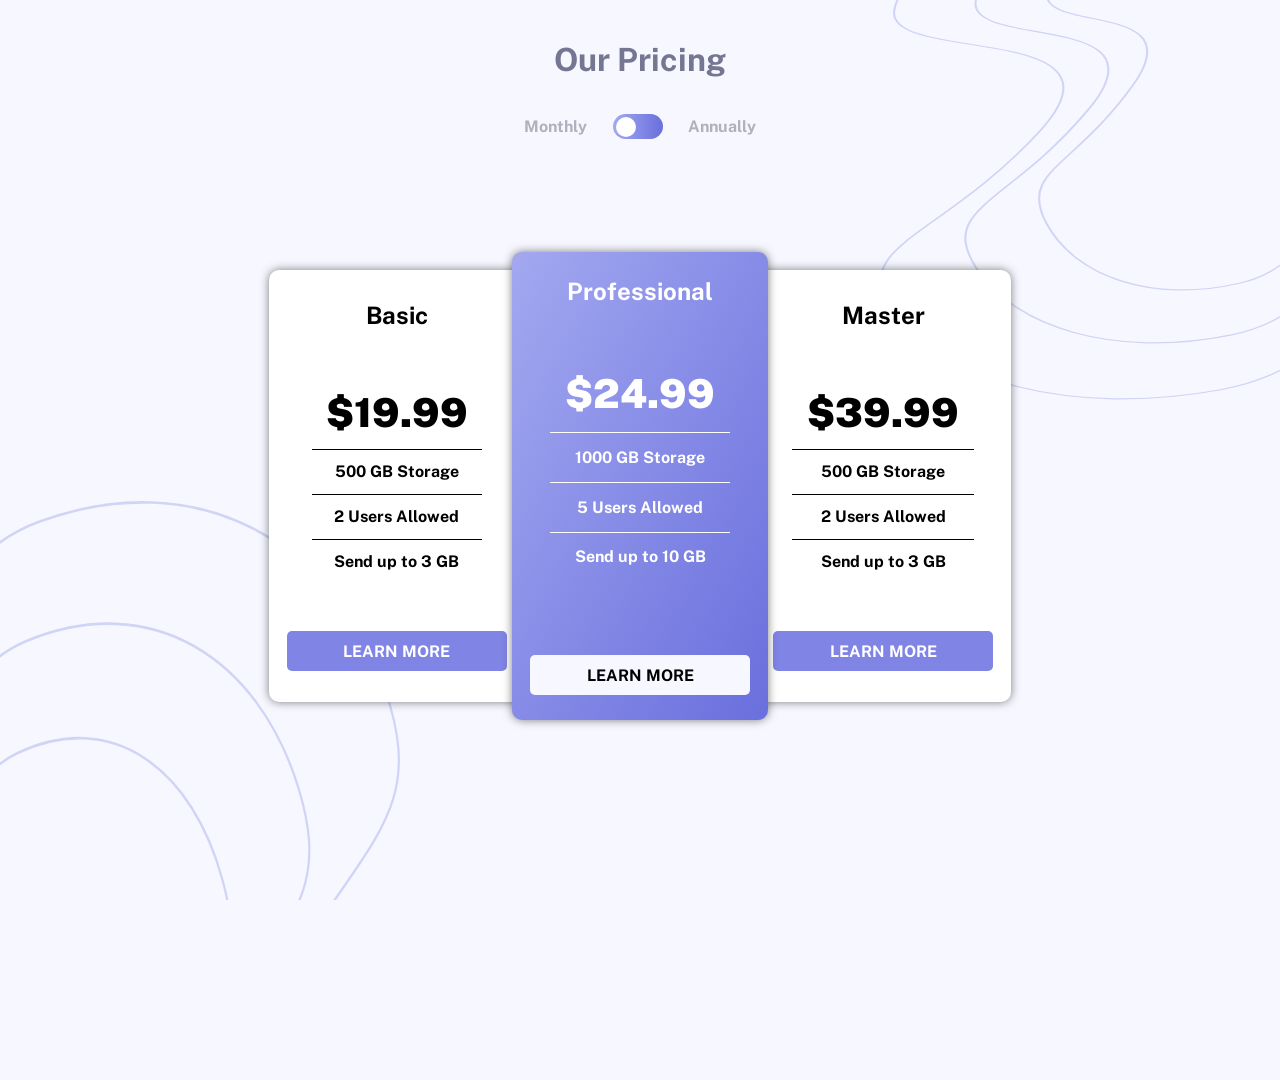
<file: index.html>
<!DOCTYPE html>
<html lang="en">

<head>
    <meta charset="UTF-8">
    <meta name="viewport" content="width=device-width, initial-scale=1.0">
    <link rel="stylesheet" href="./style.css">
    <link rel="stylesheet" href="./reset.css">
    <link rel="icon" href="./resource/favicon-32x32.png">
    <title>Pricing -page</title>
</head>

<body>
    <header id="header">
        <div>
            <h1>Our Pricing</h1>
        </div>

        <div class="toggle-container">
            <div class="child">Monthly</div>
            <div id="slider">
                <label id="toggle">
                    <input type="checkbox" id="checkbox">
                    <span id="circle" class="checkmark"></span>
                </label>
            </div>
            <div class="child">Annually</div>
        </div>
    </header>

    <div class="container" id="container">
        <div id="cards">
            <div id="basic" class="card basic">
                <div class="card-header">
                    <h2>Basic</h2>
                </div>

                <div class="card-body">

                    <h3 id="basic-price" class="monthly">$19.99</h3>
                    <h3 id="basic-price-1" class="anually">$199.99</h3>

                    <div class="line"></div>
                    <p id="basic-storage">500 GB Storage</p>
                    <div class="line"></div>
                    <p id="basic-users">2 Users Allowed</p>
                    <div class="line"></div>
                    <p id="basic-send">Send up to 3 GB</p>
                </div>

                <div class="card-footer">
                    <button>LEARN MORE</button>
                </div>
            </div>

            <div id="professional" class="card professional">
                <div class="card-header">
                    <h2>Professional</h2>
                </div>

                <div class="card-body">

                    <h3 id="professional-price" class="monthly">$24.99</h3>
                    <h3 id="professional-price-1" class="anually">$249.99</h3>

                    <div class="line"></div>
                    <p id="professional-storage">1000 GB Storage</p>
                    <div class="line"></div>
                    <p id="professional-users">5 Users Allowed</p>
                    <div class="line"></div>
                    <p id="professional-send">Send up to 10 GB</p>
                </div>

                <div class="card-footer">
                    <button>LEARN MORE</button>
                </div>
            </div>

            <div id="master" class="card master">
                <div class="card-header">
                    <h2>Master</h2>
                </div>

                <div class="card-body">

                    <h3 id="master-price" class="monthly">$39.99</h3>
                    <h3 id="master-price-1" class="anually">$399.99</h3>

                    <div class="line"></div>
                    <p id="master-storage">500 GB Storage</p>
                    <div class="line"></div>
                    <p id="master-users">2 Users Allowed</p>
                    <div class="line"></div>
                    <p id="master-send">Send up to 3 GB</p>
                </div>

                <div class="card-footer">
                    <button>LEARN MORE</button>
                </div>
            </div>
        </div>
    </div>
</body>

</html>
</file>
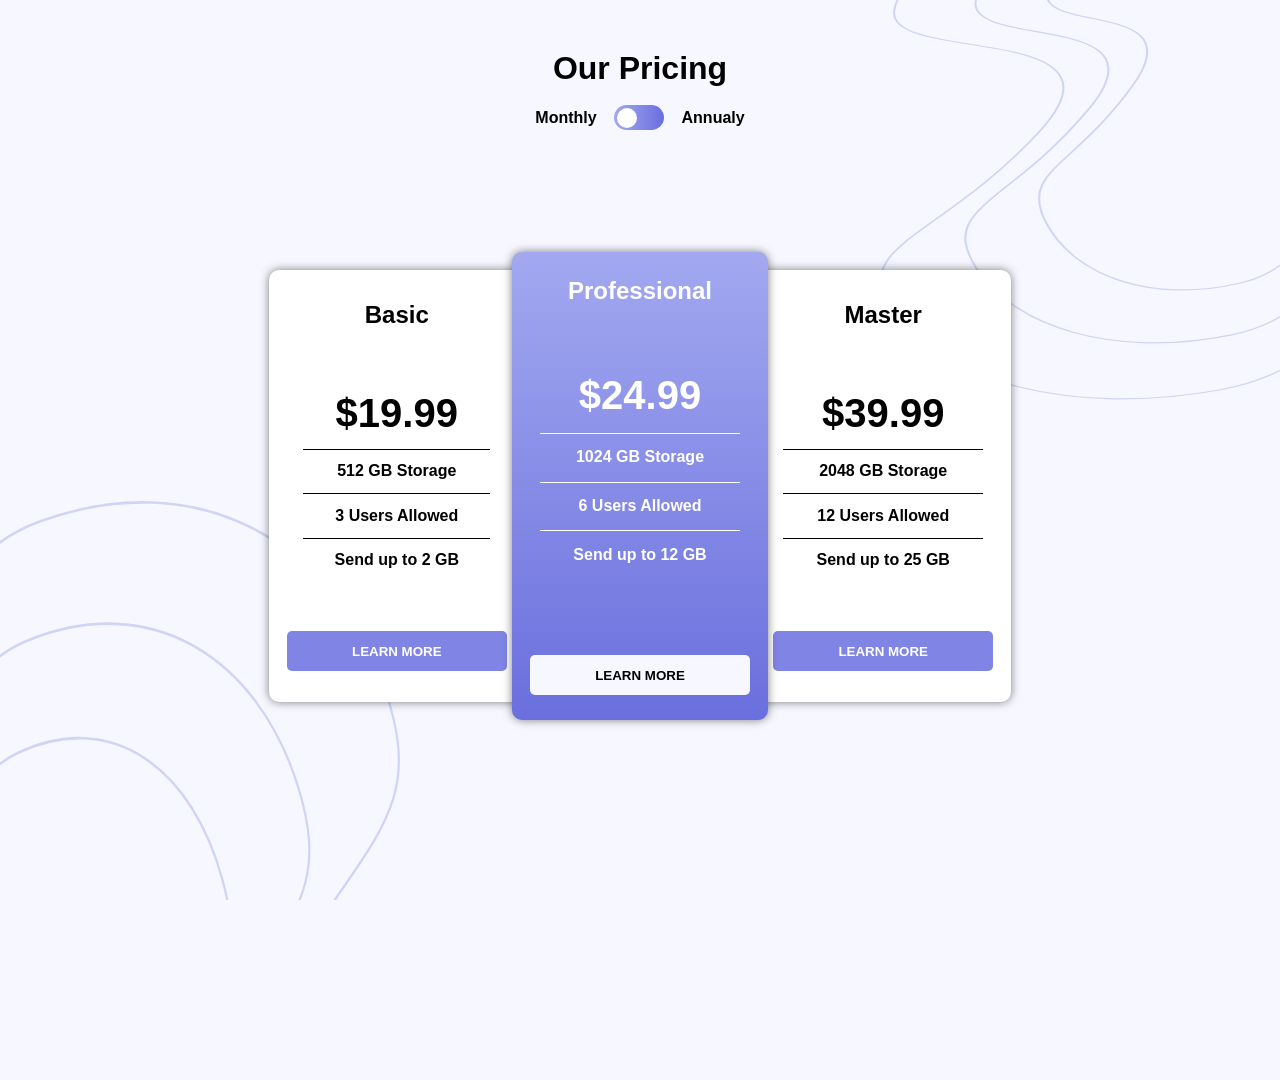
<file: usingDom/index.html>
<!DOCTYPE html>
<html lang="en">

<head>
    <meta charset="UTF-8">
    <meta name="viewport" content="width=device-width, initial-scale=1.0">
    <link rel="stylesheet" href="style.css">
    <title>Document</title>
</head>

<body>
    <header id="header">
        <div>
            <h1>Our Pricing</h1>
        </div>

        <div id="toggle" onclick="toggle()">
            <div class="child">Monthly</div>
            <div class="child">
                <div id="slider">
                    <div id="circle"></div>
                </div>
            </div>
            <div class="child">Annualy</div>
        </div>
    </header>

    <div class="container">
        <div id="cards">
            <div id="basic" class="card basic">
                <div class="card-header">
                    <h2>Basic</h2>
                </div>

                <div class="card-body">
                    <h3 id="basic-price">$19.99</h3>
                    <div class="line"></div>
                    <p id="basic-storage">500 GB Storage</p>
                    <div class="line"></div>
                    <p id="basic-users">2 Users Allowed</p>
                    <div class="line"></div>
                    <p id="basic-send">Send up to 3 GB</p>
                </div>

                <div class="card-footer">
                    <button>LEARN MORE</button>
                </div>
            </div>

            <div id="professional" class="card professional">
                <div class="card-header">
                    <h2>Professional</h2>
                </div>

                <div class="card-body">
                    <h3 id="professional-price">$24.99</h3>
                    <div class="line"></div>
                    <p id="professional-storage">1000 GB Storage</p>
                    <div class="line"></div>
                    <p id="professional-users">5 Users Allowed</p>
                    <div class="line"></div>
                    <p id="professional-send">Send up to 10 GB</p>
                </div>

                <div class="card-footer">
                    <button>LEARN MORE</button>
                </div>
            </div>

            <div id="master" class="card master">
                <div class="card-header">
                    <h2>Master</h2>
                </div>

                <div class="card-body">
                    <h3 id="master-price">$19.99</h3>
                    <div class="line"></div>
                    <p id="master-storage">500 GB Storage</p>
                    <div class="line"></div>
                    <p id="master-users">2 Users Allowed</p>
                    <div class="line"></div>
                    <p id="master-send">Send up to 3 GB</p>
                </div>

                <div class="card-footer">
                    <button>LEARN MORE</button>
                </div>
            </div>
        </div>
    </div>

    <script>
        let isMonthly = true;

        const plan = {
            monthly: {
                basic: {
                    price: 19.99,
                    storage: 512,
                    users: 3,
                    send: 2
                },

                professional: {
                    price: 24.99,
                    storage: 1024,
                    users: 6,
                    send: 12
                },

                master: {
                    price: 39.99,
                    storage: 2048,
                    users: 12,
                    send: 25
                }
            },

            anually: {
                basic: {
                    price: 199.99,
                    storage: 500,
                    users: 2,
                    send: 3
                },

                professional: {
                    price: 249.99,
                    storage: 1000,
                    users: 5,
                    send: 10
                },

                master: {
                    price: 399.99,
                    storage: 2000,
                    users: 10,
                    send: 20
                }
            }
        }

        render(getPlan());
        function toggle() {
            if (!isMonthly) {
                document.getElementById("circle").style.transition = "all 0.3s ease";
                document.getElementById("circle").style.transform = "translateX(120%)";
                render(getPlan());
            } else {
                document.getElementById("circle").style.transition = "all 0.3s ease";
                document.getElementById("circle").style.transform = "translateX(0%)";
                render(getPlan());
            }
            isMonthly = !isMonthly;
        }

        function render(plan) {
            console.log(plan);
            document.getElementById("basic-price").innerHTML = "$" + plan.basic.price;
            document.getElementById("basic-storage").innerHTML = plan.basic.storage + " GB Storage";
            document.getElementById("basic-users").innerHTML = plan.basic.users + " Users Allowed";
            document.getElementById("basic-send").innerHTML = "Send up to " + plan.basic.send + " GB";

            document.getElementById("professional-price").innerHTML = "$" + plan.professional.price;
            document.getElementById("professional-storage").innerHTML = plan.professional.storage + " GB Storage";
            document.getElementById("professional-users").innerHTML = plan.professional.users + " Users Allowed";
            document.getElementById("professional-send").innerHTML = "Send up to " + plan.professional.send + " GB";

            document.getElementById("master-price").innerHTML = "$" + plan.master.price;
            document.getElementById("master-storage").innerHTML = plan.master.storage + " GB Storage";
            document.getElementById("master-users").innerHTML = plan.master.users + " Users Allowed";
            document.getElementById("master-send").innerHTML = "Send up to " + plan.master.send + " GB";
        }

        function getPlan() {
            if (isMonthly) {
                return plan.monthly;
            } else {
                return plan.anually;
            }
        }
    </script>
</body>

</html>
</file>
<file: style.css>
:root {
  --box-shadow: 0px 0px 10px 0px rgba(0, 0, 0, 0.5);
  --linear-gradient: linear-gradient(
    to bottom right,
    hsl(236, 72%, 79%),
    hsl(237, 63%, 64%)
  );
}

input {
  display: none;
}

input:checked ~ #circle {
  transform: translateX(120%);
}

.child {
  color: #b1b1bd;
}

body {
  background-image: url("./resource/bg-top.svg"),
    url("./resource/bg-bottom.svg");
  background-repeat: no-repeat, no-repeat;
  background-position: top right, bottom left;
  background-size: 400px 400px;
  background-attachment: fixed;
  background-color: rgb(247, 247, 255);
  height: 100vh;
  width: 100vw;
  overflow: hidden;
}

#header {
  display: flex;
  flex-direction: column;
  align-items: center;
  justify-content: center;
  width: 100%;
  height: 20%;
  column-gap: 20%;
  row-gap: 20%;
}

.toggle-container {
  display: flex;
  flex-direction: row;
  justify-content: center;
  align-items: center;
  min-width: 400px;
  width: 40%;
  column-gap: 5%;
}

#toggle {
  display: flex;
  justify-content: center;
  align-items: center;
  column-gap: 10%;
}

#slider {
  display: flex;
  align-items: center;
  justify-content: flex-start;
  width: 50px;
  height: 25px;
  border-radius: 50px;
  background-image: linear-gradient(
    to right,
    hsl(236, 72%, 79%),
    hsl(237, 63%, 64%)
  );
  cursor: pointer;
}

#circle {
  width: 20px;
  height: 20px;
  background-color: white;
  border-radius: 50%;
  margin-left: 3px;
  margin-right: 3px;
  transition: all 0.3s ease;
  cursor: pointer;
}

.anually {
  display: none;
}

/* #header:has(#checkbox:checked) ~ #container .monthly */
#header:has(#checkbox:checked)
  ~ #container
  > #cards
  > .card
  > .card-body
  > .monthly {
  display: none;
}

/* #header:has(#checkbox:checked) ~ #container .anually */
#header:has(#checkbox:checked)
  ~ #container
  > #cards
  > .card
  > .card-body
  > .anually {
  display: block;
}

@media (min-width: 1025px) {
  .container {
    display: flex;
    flex-direction: column;
    align-items: center;
    justify-content: center;
    width: 100%;
    height: 100%;
  }

  #cards {
    display: flex;
    width: 100%;
    height: 80%;
    justify-content: center;
  }

  .card {
    color: black;
    display: flex;
    flex-direction: column;
    align-items: center;
    justify-content: center;
    row-gap: 5%;
    background-color: white;
    border-radius: 10px;
    width: 20%;
    height: 60%;
    box-shadow: var(--box-shadow);
  }

  h3 {
    font-size: 40px;
    font-weight: bolder;
  }

  .card-body {
    display: flex;
    flex-direction: column;
    align-items: center;
    justify-content: center;
    row-gap: 5%;
    height: 60%;
    color: black;
  }

  .professional > .card-body {
    position: relative;

    color: rgba(60, 60, 137, 0);
    height: 65%;
    top: -2.5%;
    color: white;
    z-index: 1;
  }

  .professional {
    position: relative;

    background-image: var(--linear-gradient);

    color: rgba(60, 60, 137, 0);
    height: 65%;
    top: -2.5%;
    color: white;
    z-index: 1;
  }

  #basic {
    position: relative;
    left: 1%;
  }

  #master {
    position: relative;
    right: 1%;
  }

  .basic > .card-footer > button,
  .master > .card-footer > button {
    height: 40px;
    width: 220px;
    background-color: rgb(128, 132, 229);
    color: white;
    border: none;
    border-radius: 5px;
    cursor: pointer;
    transition: all 0.3s ease;
  }

  /* :is(.master, .basic) > .card-footer > button:hover */
  .basic > .card-footer > button:hover,
  .master > .card-footer > button:hover {
    background-color: rgb(247, 247, 255);
    border: 1px solid rgb(128, 132, 229);
    color: black;
  }

  .professional > .card-footer > button {
    border: none;
    height: 40px;
    width: 220px;
    background-color: rgb(247, 247, 255);
    border-radius: 5px;
    cursor: pointer;
    transition: all 0.3s ease;
  }

  .professional > .card-footer > button:hover {
    background-color: rgba(128, 132, 229, 0);
    border: 1px solid rgb(247, 247, 255);
    color: white;
  }

  .basic > .card-body > .line,
  .master > .card-body > .line {
    height: 0.1%;
    width: 120%;
    background-color: black;
    z-index: 2;
  }

  .professional > .card-body > .line {
    height: 0.1%;
    width: 120%;
    background-color: white;
  }

  .annually {
    display: none;
  }

  #checkbox:checked ~ .container .monthly {
    display: none;
  }

  #checkbox:checked ~ .container .annually {
    display: block;
  }
}

@media (max-width: 1024px) {
  body {
    background-size: 200px 200px;
    background-position: top right, bottom left;
    background-color: rgb(247, 247, 255);
    overflow: visible;
  }

  #cards {
    display: flex;
    flex-direction: column;
    align-items: center;
    justify-content: center;
    width: 100%;
  }

  .card {
    display: flex;
    flex-direction: column;
    align-items: center;
    justify-content: center;
    width: 80%;
    height: 350px;
    border-radius: 10px;
    margin-bottom: 20px;
    box-shadow: var(--box-shadow);
  }

  h3 {
    font-size: 40px;
    font-weight: bolder;
  }

  .card-body {
    display: flex;
    flex-direction: column;
    align-items: center;
    justify-content: center;
    height: 70%;
    color: black;
    row-gap: 15px;
  }

  .professional {
    color: white;
    background-image: var(--linear-gradient);
  }

  .professional > .card-body {
    color: white;
  }

  #basic > .card-body > .line,
  #master > .card-body > .line {
    height: 0.1%;
    width: 110%;
    background-color: black;
  }

  #professional > .card-body > .line {
    height: 0.1%;
    width: 110%;
    background-color: white;
  }

  #basic > .card-footer > button,
  #master > .card-footer > button {
    width: 200px;
    height: 40px;
    background-color: rgb(128, 132, 229);
    border: 1px solid rgb(128, 132, 229);
    color: white;
    border-radius: 5px;
    cursor: pointer;
    transition: all 0.3s ease;
  }

  #professional > .card-footer > button {
    width: 200px;
    height: 40px;
    border: 1px solid rgb(128, 132, 229);
    border-radius: 5px;
    background-color: white;
    color: black;
    cursor: pointer;
  }

  #basic > .card-footer > button:hover,
  #master > .card-footer > button:hover {
    background-color: rgb(247, 247, 255);
    border: 1px solid rgb(128, 132, 229);
    color: black;
  }

  #professional > .card-footer > button:hover {
    background-color: rgb(128, 132, 229);
    border: 1px solid white;
    color: white;
  }
}
</file>
<file: usingDom/style.css>
* {
  padding: 0%;
  margin: 0%;
  font-family: "Gill Sans", "Gill Sans MT", Calibri, "Trebuchet MS", sans-serif;
  font-weight: bold;
}

body {
  background-image: url("../resource/bg-top.svg"),
    url("../resource/bg-bottom.svg");
  background-repeat: no-repeat, no-repeat;
  background-position: top right, bottom left;
  background-size: 400px 400px;
  background-attachment: fixed;
  background-color: rgb(247, 247, 255);
  height: 100vh;
  width: 100vw;
  overflow: hidden;
}

#header {
  display: flex;
  flex-direction: column;
  align-items: center;
  justify-content: center;
  width: 100%;
  height: 20%;
  row-gap: 10%;
}

#toggle {
  display: flex;
  justify-content: center;
  align-items: center;
  column-gap: 10%;
}

#slider {
  display: flex;
  align-items: center;
  justify-content: flex-start;
  width: 50px;
  height: 25px;
  border-radius: 50px;
  background-image: linear-gradient(
    to right,
    hsl(236, 72%, 79%),
    hsl(237, 63%, 64%)
  );
  cursor: pointer;
}

#circle {
  width: 20px;
  height: 20px;
  background-color: white;
  border-radius: 50%;
  margin-left: 3px;
  margin-right: 3px;
}

@media (min-width: 1025px) {
  .container {
    display: flex;
    flex-direction: column;
    align-items: center;
    justify-content: center;
    width: 100%;
    height: 100%;
  }

  #cards {
    display: flex;
    width: 100%;
    height: 80%;
    justify-content: center;
  }

  .card {
    color: black;
    display: flex;
    flex-direction: column;
    align-items: center;
    justify-content: center;
    row-gap: 5%;
    background-color: white;
    border-radius: 10px;
    width: 20%;
    height: 60%;
    box-shadow: 0px 0px 10px 0px rgba(0, 0, 0, 0.5);
  }

  h3 {
    font-size: 40px;
    font-weight: bolder;
  }

  .card-body {
    display: flex;
    flex-direction: column;
    align-items: center;
    justify-content: center;
    row-gap: 5%;
    height: 60%;
    color: black;
  }

  .professional > .card-body {
    position: relative;

    color: rgba(60, 60, 137, 0);
    height: 65%;
    top: -2.5%;
    color: white;
    z-index: 1;
  }

  .professional {
    position: relative;

    background-image: linear-gradient(
      to bottom,
      hsl(236, 72%, 79%),
      hsl(237, 63%, 64%)
    );

    color: rgba(60, 60, 137, 0);
    height: 65%;
    top: -2.5%;
    color: white;
    z-index: 1;
  }

  #basic {
    position: relative;
    left: 1%;
  }

  #master {
    position: relative;
    right: 1%;
  }

  .basic > .card-footer > button,
  .master > .card-footer > button {
    height: 40px;
    width: 220px;
    background-color: rgb(128, 132, 229);
    color: white;
    border: none;
    border-radius: 5px;
    cursor: pointer;
    transition: all 0.3s ease;
  }

  .basic > .card-footer > button:hover,
  .master > .card-footer > button:hover {
    background-color: rgb(247, 247, 255);
    border: 1px solid rgb(128, 132, 229);
    color: black;
  }

  .professional > .card-footer > button {
    border: none;
    height: 40px;
    width: 220px;
    background-color: rgb(247, 247, 255);
    border-radius: 5px;
    cursor: pointer;
    transition: all 0.3s ease;
  }

  .professional > .card-footer > button:hover {
    background-color: rgb(128, 132, 229);
    border: 1px solid rgb(247, 247, 255);
    color: white;
  }

  .basic > .card-body > .line,
  .master > .card-body > .line {
    height: 0.1%;
    width: 150%;
    background-color: black;
    z-index: 2;
  }

  .professional > .card-body > .line {
    height: 0.1%;
    width: 150%;
    background-color: white;
  }
}

@media (max-width: 1024px) {
  body {
    background-size: 200px 200px;
    background-position: top right, bottom left;
    background-color: rgb(247, 247, 255);
    overflow: visible;
  }

  #cards {
    display: flex;
    flex-direction: column;
    align-items: center;
    justify-content: center;
    width: 100%;
  }

  .card {
    display: flex;
    flex-direction: column;
    align-items: center;
    justify-content: center;
    width: 80%;
    height: 350px;
    border-radius: 10px;
    margin-bottom: 20px;
    box-shadow: 0px 0px 10px 0px rgba(0, 0, 0, 0.5);
  }

  h3 {
    font-size: 40px;
    font-weight: bolder;
  }

  .card-body {
    display: flex;
    flex-direction: column;
    align-items: center;
    justify-content: center;
    height: 70%;
    color: black;
    row-gap: 15px;
  }

  .professional {
    color: white;
    background-image: linear-gradient(
      to bottom,
      hsl(236, 72%, 79%),
      hsl(237, 63%, 64%)
    );
  }

  .professional > .card-body {
    color: white;
  }

  #basic > .card-body > .line,
  #master > .card-body > .line {
    height: 0.1%;
    width: 150%;
    background-color: black;
  }

  #professional > .card-body > .line {
    height: 0.1%;
    width: 150%;
    background-color: white;
  }

  #basic > .card-footer > button,
  #master > .card-footer > button {
    width: 200px;
    height: 40px;
    background-color: rgb(128, 132, 229);
    border: 1px solid rgb(128, 132, 229);
    color: white;
    border-radius: 5px;
    cursor: pointer;
    transition: all 0.3s ease;
  }

  #professional > .card-footer > button {
    width: 200px;
    height: 40px;
    border: 1px solid rgb(128, 132, 229);
    border-radius: 5px;
    background-color: white;
    color: black;
    cursor: pointer;
  }

  #basic > .card-footer > button:hover,
  #master > .card-footer > button:hover {
    background-color: rgb(247, 247, 255);
    border: 1px solid rgb(128, 132, 229);
    color: black;
  }

  #professional > .card-footer > button:hover {
    background-color: rgb(128, 132, 229);
    border: 1px solid white;
    color: white;
  }
}
</file>
